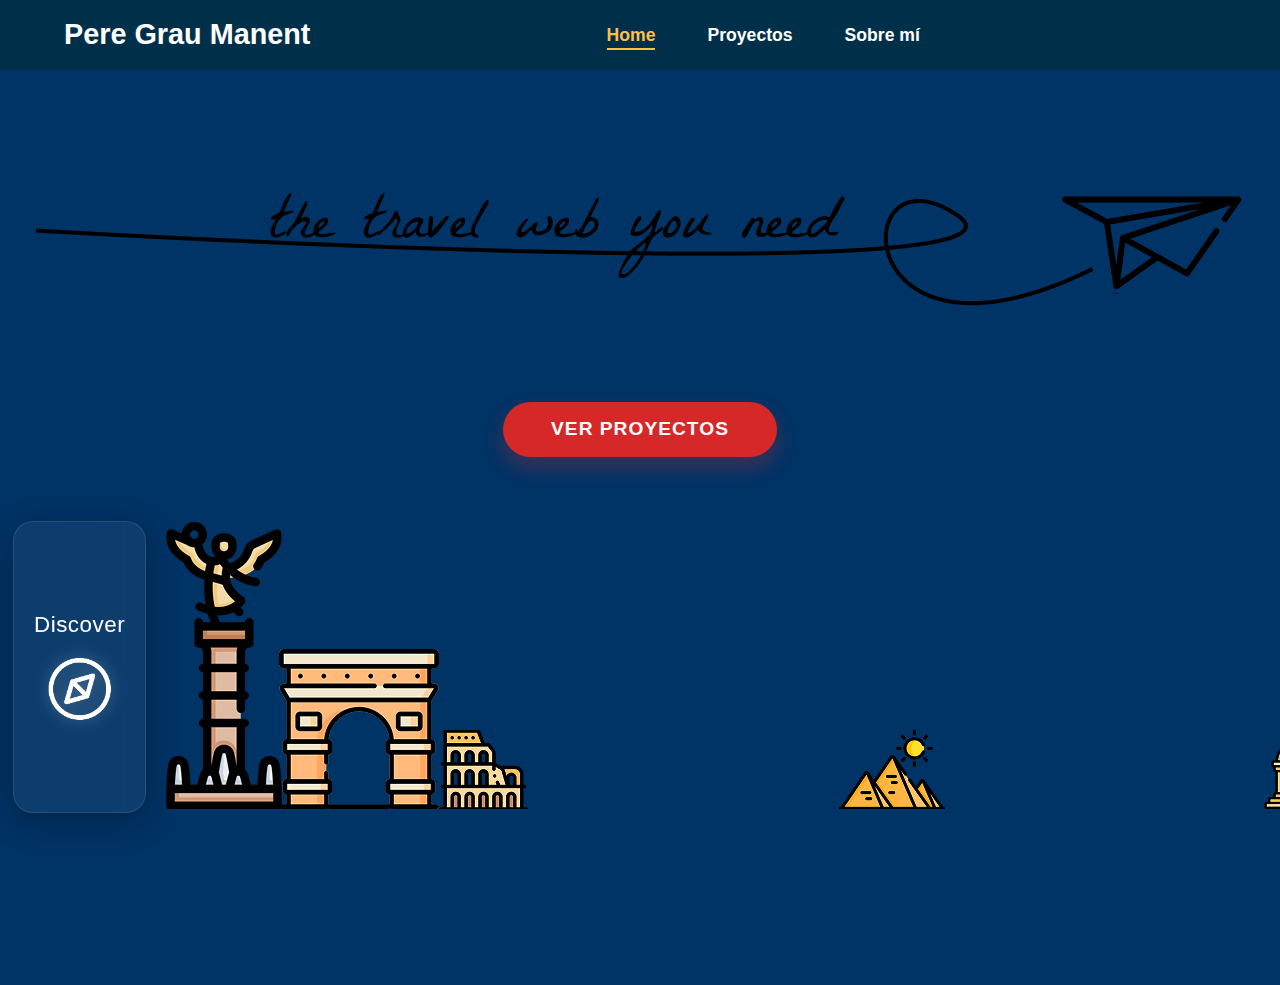
<file: index.html>
<!DOCTYPE html>
<html lang="en">
<head>
  <meta charset="UTF-8">
  <meta name="viewport" content="width=device-width, initial-scale=1.0">
  <title>peregrau.tech</title>
  <link rel="stylesheet" href="assets/css/normalize.css">
  <link rel="stylesheet" href="assets/css/styles-header.css">
  <link rel="stylesheet" href="assets/css/styles-home.css">
</head>
<body>
  <header class="header-main">
    <nav class="nav-main">
      
      <a href="index.html" class="nav-logo">Pere Grau Manent</a>

      <ul class="nav-links">
        <li><a href="index.html" class="active">Home</a></li>
        <li><a href="proyectos.html">Proyectos</a></li>
        <li><a href="about.html">Sobre mí</a></li>
      </ul>
    </nav>
  </header>

  <main class="main-content">
    <figure class="home-slogan">
      <img src="assets\images\home\home-slogan.png" alt="Slogan plane image" />
    </figure>

    <div class="start-button-container">
      <button class="start-button">VER PROYECTOS</button>
    </div>
    <div class="home-features-container">
      <section class="features-grid">
        
        <div class="feature-card">
          <h3>Plan</h3>
          <img src="assets\images\home\home-plan.png" alt="Calendar icon" class="feature-icon">
        </div>

        <div class="feature-card">
          <h3>Forecast</h3>
          <img src="assets\images\home\home-forecast.png" alt="Weather icon" class="feature-icon">
        </div>

        <div class="feature-card">
          <h3>Discover</h3>
          <img src="assets\images\home\home-discover.png" alt="Compass icon" class="feature-icon">
        </div>

      </section>

      <figure class="monuments-banner">
          <img src="assets\images\home\home-banner.png" alt="Monuments banner">
      </figure>
    </div>

  </main>
</body>
</html>
</file>
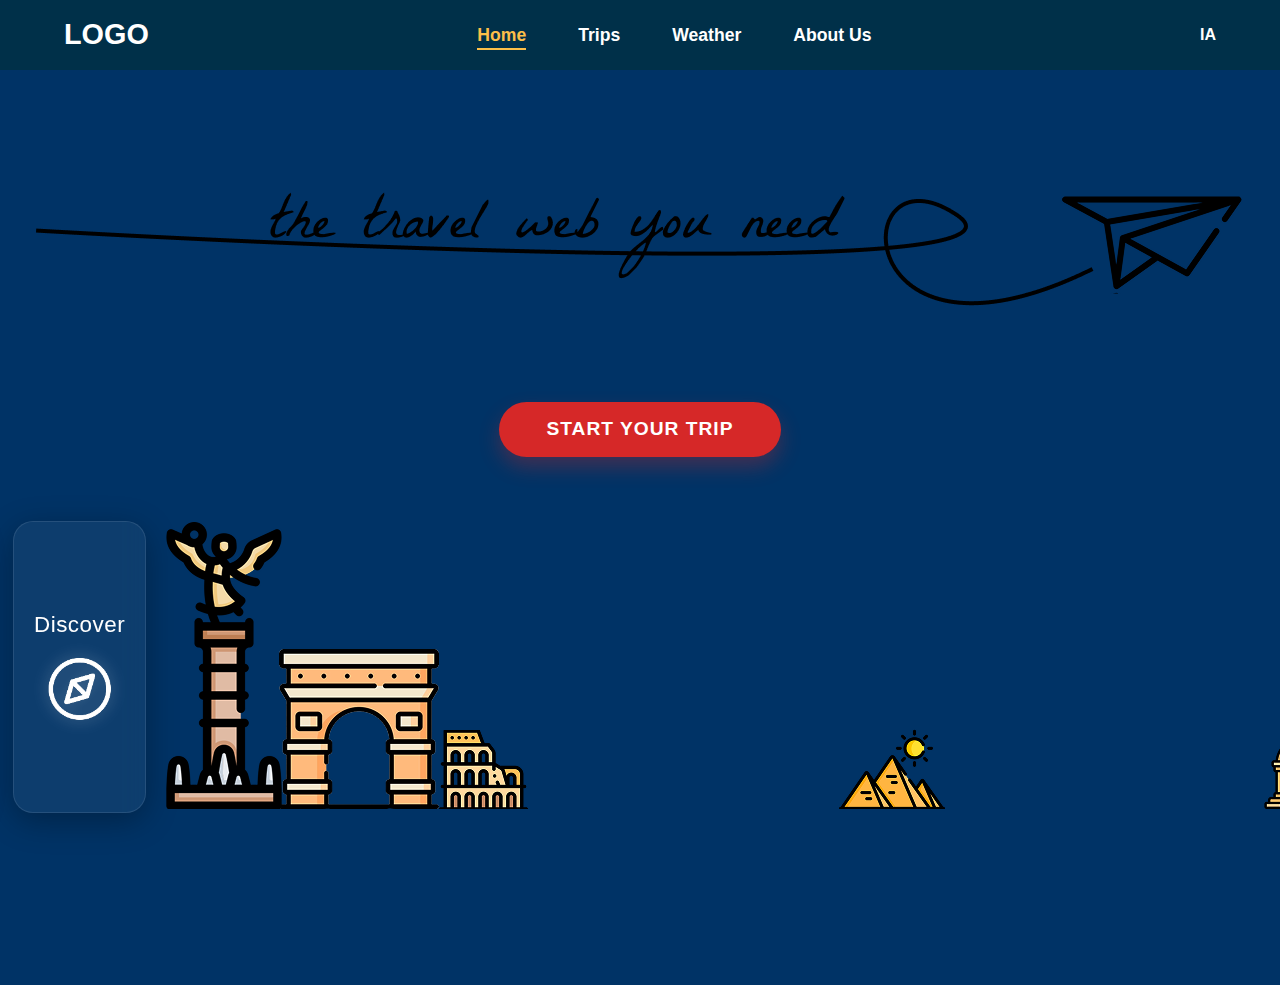
<file: home.html>
<!DOCTYPE html>
<html lang="en">
<head>
  <meta charset="UTF-8">
  <meta name="viewport" content="width=device-width, initial-scale=1.0">
  <title>Travel Web</title>
  <link rel="stylesheet" href="assets/css/normalize.css">
  <link rel="stylesheet" href="assets/css/styles-header.css">
  <link rel="stylesheet" href="assets/css/styles-home.css">
</head>
<body>
  <header class="header-main">
    <nav class="nav-main">
      
      <a href="index.html" class="nav-logo">LOGO</a>

      <ul class="nav-links">
        <li><a href="home.html" class="active">Home</a></li>
        <li><a href="trips.html">Trips</a></li>
        <li><a href="wheather.html">Weather</a></li>
        <li><a href="about.html">About Us</a></li>
      </ul>

      <a href="#" class="nav-ia">IA</a>

    </nav>
  </header>

  <main class="main-content">
    <figure class="home-slogan">
      <img src="assets\images\home\home-slogan.png" alt="Slogan plane image" />
    </figure>

    <div class="start-button-container">
      <button class="start-button">START YOUR TRIP</button>
    </div>
    <div class="home-features-container">
      <section class="features-grid">
        
        <div class="feature-card">
          <h3>Plan</h3>
          <img src="assets\images\home\home-plan.png" alt="Calendar icon" class="feature-icon">
        </div>

        <div class="feature-card">
          <h3>Forecast</h3>
          <img src="assets\images\home\home-forecast.png" alt="Weather icon" class="feature-icon">
        </div>

        <div class="feature-card">
          <h3>Discover</h3>
          <img src="assets\images\home\home-discover.png" alt="Compass icon" class="feature-icon">
        </div>

      </section>

      <figure class="monuments-banner">
          <img src="assets\images\home\home-banner.png" alt="Monuments banner">
      </figure>
    </div>

  </main>
</body>
</html>
</file>
<file: assets/css/styles-header.css>
* {
  box-sizing: border-box;
  margin: 0;
  padding: 0;
}

body {
  font-family: 'Arial', sans-serif;
  background-color: #003366;
  padding-bottom: 150px;
}

a {
  text-decoration: none;
  color: inherit;
}

ul {
  list-style: none;
}

.header-main {
  background-color: #003049;
  color: white;
  width: 100%;
  min-height: 70px;
  padding-left: 5%;
  padding-right: 5%;
}

.nav-main {
  display: flex;
  align-items: center;
  justify-content: space-between;
  height: 100%;
  min-height: 70px;
}

.nav-logo {
  font-size: 1.8rem;
  font-weight: bold;
}

.nav-links {
  display: flex;
  flex-direction: row;
  margin: 0 auto;
}

.nav-links li {
  padding: 0;
  width: auto;
  margin: 0 1rem;
}

.nav-links a {
  font-size: 1.1rem;
  font-weight: bold;
  padding: 5px 0;
  margin: 0 10px;
  position: relative;
  color: white;
  transition: color 0.3s ease;
}

.nav-links a::after {
  content: '';
  position: absolute;
  width: 0;
  height: 2px;
  bottom: 0;
  left: 0;
  background-color: #FCBF49;
  transition: width 0.3s ease-in-out;
}

.nav-links a:hover {
  color: #FCBF49;
}

.nav-links a:hover::after {
  width: 100%;
}

.nav-links a.active {
  color: #FCBF49;
}

.nav-links a.active::after {
  width: 100%;
}

.nav-ia {
  font-weight: bold;
}
</file>
<file: assets/css/styles-home.css>
.main-content {
  display: flex;
  flex-direction: column;
  align-items: center;
  justify-content: center;
  min-height: 85vh;
  padding-top: 2rem;
}

.introduction {
  display: flex;
  flex-direction: column;
  align-items: center;
  text-align: center;
  color: white;
  margin-bottom: 2rem;
}

.title {
  font-size: 3.5rem;
  margin: 0 0 10px 0;
  font-weight: 700;
}

.typing-text {
  font-size: 1.6rem;
  border-right: 3px solid #FCBF49;
  white-space: nowrap;
  overflow: hidden;
  width: 0;
  animation: typing 8s steps(40) infinite, blink .75s infinite;
}

@keyframes typing {
  0% { 
    width: 0; 
  }
  50% { 
    width: 36ch;
  }
  75% { 
    width: 36ch;
  }
  100% { 
    width: 0;
  }
}

@keyframes blink {
  50% { border-color: transparent; }
}

.start-button-container {
  text-align: center;
  margin-bottom: 4rem;
}

.start-button {
  background-color: #D62828;
  color: white;
  font-size: 1.2rem;
  font-weight: bold;
  padding: 16px 48px;
  border: none;
  border-radius: 50px;
  cursor: pointer;
  box-shadow: 0 10px 20px rgba(214, 40, 40, 0.3);
  transition: all 0.3s ease;
  letter-spacing: 1px;
}

.start-button:hover {
  background-color: #ff3333;
  transform: translateY(-3px);
  box-shadow: 0 15px 25px rgba(214, 40, 40, 0.5);
}

.home-features-container {
  width: 100%;
  display: flex;
  justify-content: center;
}

.features-grid {
  display: grid;
  grid-template-columns: 1fr; 
  gap: 30px;
  padding: 0 20px;
  max-width: 1000px;
  width: 100%;
}

.feature-card {
  background-color: rgba(255, 255, 255, 0.05);
  backdrop-filter: blur(10px);
  color: white;
  border-radius: 20px;
  padding: 30px 20px;
  text-align: center;
  display: flex;
  flex-direction: column;
  justify-content: center;
  align-items: center;
  border: 1px solid rgba(255, 255, 255, 0.1);
  box-shadow: 0 8px 32px 0 rgba(0, 0, 0, 0.3);
  transition: transform 0.3s ease, background-color 0.3s ease;
}

.feature-card:hover {
  transform: translateY(-10px);
  background-color: rgba(255, 255, 255, 0.1);
  border-color: rgba(255, 255, 255, 0.3);
}

.feature-card h3 {
  font-size: 1.4rem;
  margin-bottom: 20px;
  font-weight: 500;
  letter-spacing: 0.5px;
}

.feature-icon {
  width: 64px;
  height: auto;
  filter: drop-shadow(0 0 8px rgba(255, 255, 255, 0.3));
  transition: transform 0.3s ease;
}

.feature-card:hover .feature-icon {
  transform: scale(1.1);
}

@media (min-width: 768px) {
  .features-grid {
    grid-template-columns: repeat(3, 1fr);
    gap: 40px;
  }
}
</file>
